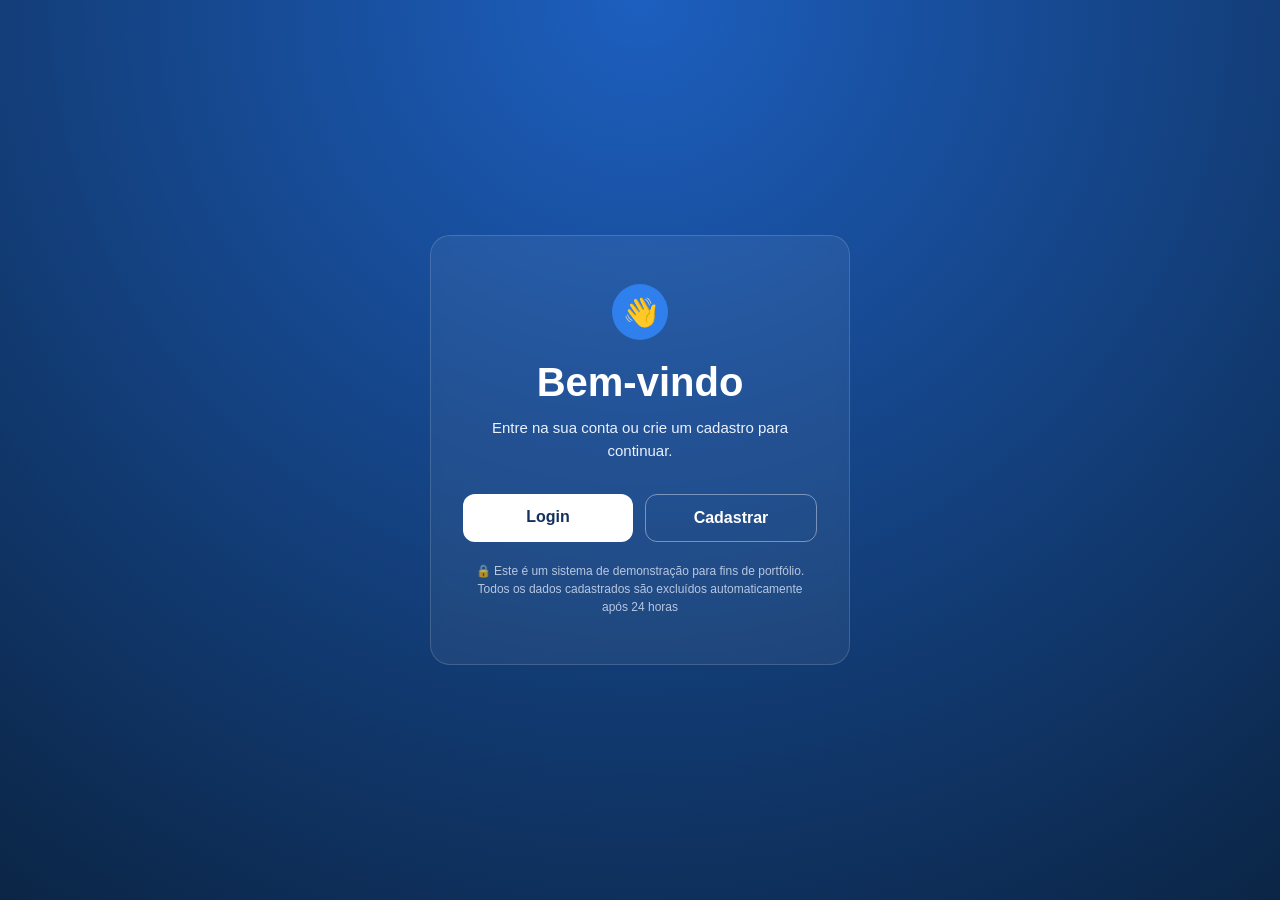
<file: index.html>
<!doctype html>
<html lang="pt-BR">
  <head>
    <meta charset="UTF-8" />
    <meta name="viewport" content="width=device-width, initial-scale=1.0" />
    <title>Crud</title>
    <style>
      * {
        margin: 0;
        padding: 0;
        box-sizing: border-box;
      }

      :root {
        --blue-900: #0b2545;
        --blue-700: #13315c;
        --blue-500: #1d5fbf;
        --blue-400: #2f80ed;
        --blue-100: #eaf2ff;
        --white: #ffffff;
      }

      html,
      body {
        height: 100%;
      }

      body {
        min-height: 100dvh;
        width: 100%;
        display: flex;
        flex-direction: column;
        align-items: center;
        justify-content: center;
        padding: 24px;
        font-family:
          -apple-system, BlinkMacSystemFont, "Segoe UI", Roboto, Arial,
          sans-serif;
        background: radial-gradient(
          circle at top,
          var(--blue-500),
          var(--blue-900)
        );
        color: var(--white);
        text-align: center;
      }

      .card {
        width: 100%;
        max-width: 420px;
        background: rgba(255, 255, 255, 0.06);
        border: 1px solid rgba(255, 255, 255, 0.15);
        border-radius: 20px;
        padding: 48px 32px;
        backdrop-filter: blur(6px);
      }

      .icon {
        width: 56px;
        height: 56px;
        margin: 0 auto 20px;
        border-radius: 50%;
        background: var(--blue-400);
        display: flex;
        align-items: center;
        justify-content: center;
        font-size: 28px;
      }

      h1 {
        font-size: clamp(28px, 6vw, 40px);
        font-weight: 700;
        margin-bottom: 12px;
      }

      p {
        color: var(--blue-100);
        font-size: 15px;
        line-height: 1.5;
        margin-bottom: 32px;
      }

      .actions {
        display: flex;
        flex-direction: column;
        gap: 12px;
      }

      a {
        text-decoration: none;
        font-size: 16px;
        font-weight: 600;
        padding: 14px 20px;
        border-radius: 12px;
        transition:
          transform 0.15s ease,
          opacity 0.15s ease;
      }

      a:active {
        transform: scale(0.98);
      }

      .btn-primary {
        background: var(--white);
        color: var(--blue-700);
      }

      .btn-primary:hover {
        opacity: 0.9;
      }

      .btn-secondary {
        background: transparent;
        color: var(--white);
        border: 1px solid rgba(255, 255, 255, 0.4);
      }

      .btn-secondary:hover {
        background: rgba(255, 255, 255, 0.08);
      }

      .notice {
        margin: 20px 0 0;
        font-size: 12px;
        line-height: 1.5;
        color: rgba(234, 242, 255, 0.75);
      }

      @media (min-width: 480px) {
        .actions {
          flex-direction: row;
        }
        a {
          flex: 1;
        }
      }
    </style>
  </head>
  <body>
    <div class="card">
      <div class="icon">👋</div>
      <h1>Bem-vindo</h1>
      <p>Entre na sua conta ou crie um cadastro para continuar.</p>
      <div class="actions">
        <a class="btn-primary" href="./pages/login/index.html">Login</a>
        <a class="btn-secondary" href="./pages/register/index.html"
          >Cadastrar</a
        >
      </div>
      <p class="notice">
        🔒 Este é um sistema de demonstração para fins de portfólio. Todos os
        dados cadastrados são excluídos automaticamente após 24 horas
      </p>
    </div>
  </body>
</html>
</file>
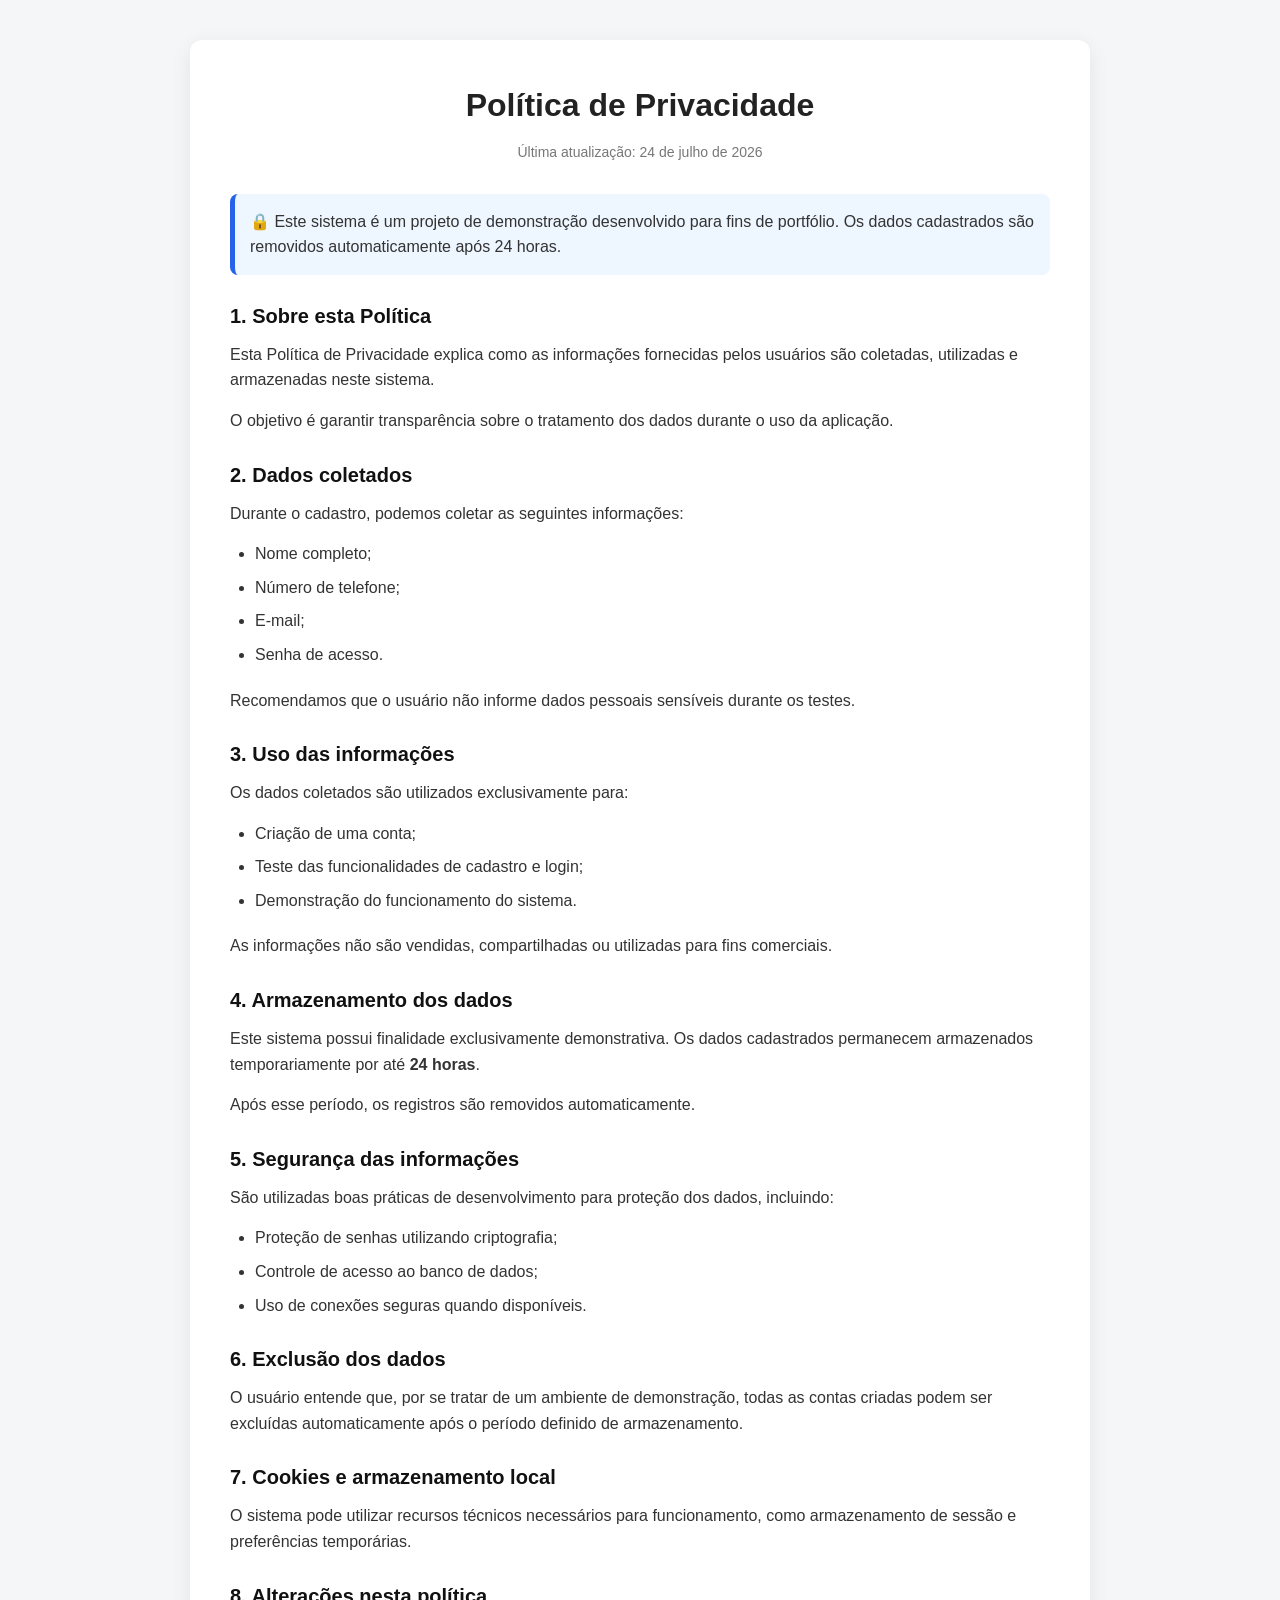
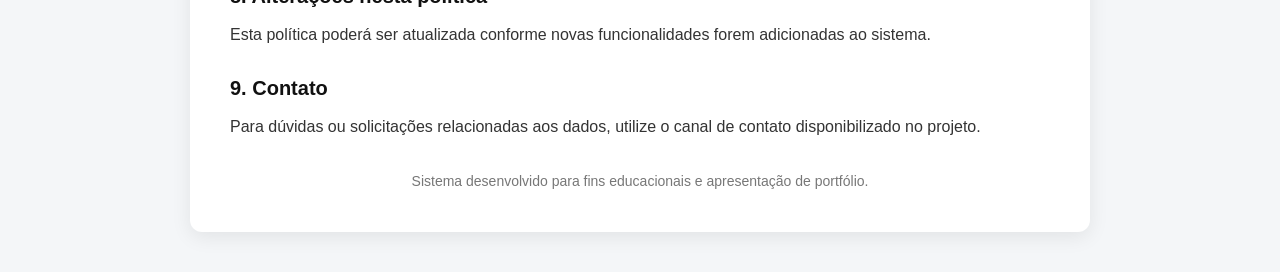
<file: pages/politica-de-privacidade/index.html>
<!DOCTYPE html>
<html lang="pt-BR">
<head>
    <meta charset="UTF-8">
    <meta name="viewport" content="width=device-width, initial-scale=1.0">

    <title>Política de Privacidade</title>

    <style>
        * {
            margin: 0;
            padding: 0;
            box-sizing: border-box;
            font-family: Arial, Helvetica, sans-serif;
        }

        body {
            background: #f4f6f8;
            color: #333;
            line-height: 1.6;
        }

        .container {
            max-width: 900px;
            margin: 40px auto;
            background: #fff;
            padding: 40px;
            border-radius: 12px;
            box-shadow: 0 5px 20px rgba(0,0,0,0.08);
        }

        h1 {
            text-align: center;
            margin-bottom: 10px;
            color: #222;
        }

        .data {
            text-align: center;
            color: #777;
            margin-bottom: 30px;
            font-size: 14px;
        }

        h2 {
            margin-top: 25px;
            margin-bottom: 10px;
            color: #111;
            font-size: 20px;
        }

        p {
            margin-bottom: 15px;
        }

        ul {
            margin: 10px 0 20px 25px;
        }

        li {
            margin-bottom: 8px;
        }

        .aviso {
            background: #eef6ff;
            border-left: 5px solid #2563eb;
            padding: 15px;
            margin: 25px 0;
            border-radius: 8px;
        }

        footer {
            text-align: center;
            margin-top: 30px;
            color: #777;
            font-size: 14px;
        }

        a {
            color: #2563eb;
            text-decoration: none;
        }

        a:hover {
            text-decoration: underline;
        }


        /* Responsividade */

        @media(max-width: 600px){

            .container {
                margin: 20px;
                padding: 25px;
            }

            h1 {
                font-size: 24px;
            }

            h2 {
                font-size: 18px;
            }

        }

    </style>

</head>

<body>

<div class="container">

    <h1>Política de Privacidade</h1>

    <div class="data">
        Última atualização: 24 de julho de 2026
    </div>


    <div class="aviso">
        🔒 Este sistema é um projeto de demonstração desenvolvido para fins de portfólio.
        Os dados cadastrados são removidos automaticamente após 24 horas.
    </div>


    <h2>1. Sobre esta Política</h2>

    <p>
        Esta Política de Privacidade explica como as informações fornecidas pelos usuários
        são coletadas, utilizadas e armazenadas neste sistema.
    </p>

    <p>
        O objetivo é garantir transparência sobre o tratamento dos dados durante o uso
        da aplicação.
    </p>


    <h2>2. Dados coletados</h2>

    <p>
        Durante o cadastro, podemos coletar as seguintes informações:
    </p>

    <ul>
        <li>Nome completo;</li>
        <li>Número de telefone;</li>
        <li>E-mail;</li>
        <li>Senha de acesso.</li>
    </ul>

    <p>
        Recomendamos que o usuário não informe dados pessoais sensíveis durante os testes.
    </p>


    <h2>3. Uso das informações</h2>

    <p>
        Os dados coletados são utilizados exclusivamente para:
    </p>

    <ul>
        <li>Criação de uma conta;</li>
        <li>Teste das funcionalidades de cadastro e login;</li>
        <li>Demonstração do funcionamento do sistema.</li>
    </ul>

    <p>
        As informações não são vendidas, compartilhadas ou utilizadas para fins comerciais.
    </p>


    <h2>4. Armazenamento dos dados</h2>

    <p>
        Este sistema possui finalidade exclusivamente demonstrativa.
        Os dados cadastrados permanecem armazenados temporariamente por até
        <strong>24 horas</strong>.
    </p>

    <p>
        Após esse período, os registros são removidos automaticamente.
    </p>


    <h2>5. Segurança das informações</h2>

    <p>
        São utilizadas boas práticas de desenvolvimento para proteção dos dados,
        incluindo:
    </p>

    <ul>
        <li>Proteção de senhas utilizando criptografia;</li>
        <li>Controle de acesso ao banco de dados;</li>
        <li>Uso de conexões seguras quando disponíveis.</li>
    </ul>


    <h2>6. Exclusão dos dados</h2>

    <p>
        O usuário entende que, por se tratar de um ambiente de demonstração,
        todas as contas criadas podem ser excluídas automaticamente após o período
        definido de armazenamento.
    </p>


    <h2>7. Cookies e armazenamento local</h2>

    <p>
        O sistema pode utilizar recursos técnicos necessários para funcionamento,
        como armazenamento de sessão e preferências temporárias.
    </p>


    <h2>8. Alterações nesta política</h2>

    <p>
        Esta política poderá ser atualizada conforme novas funcionalidades forem
        adicionadas ao sistema.
    </p>


    <h2>9. Contato</h2>

    <p>
        Para dúvidas ou solicitações relacionadas aos dados, utilize o canal de contato
        disponibilizado no projeto.
    </p>


    <footer>
        Sistema desenvolvido para fins educacionais e apresentação de portfólio.
    </footer>


</div>
</body>
</html>
</file>
